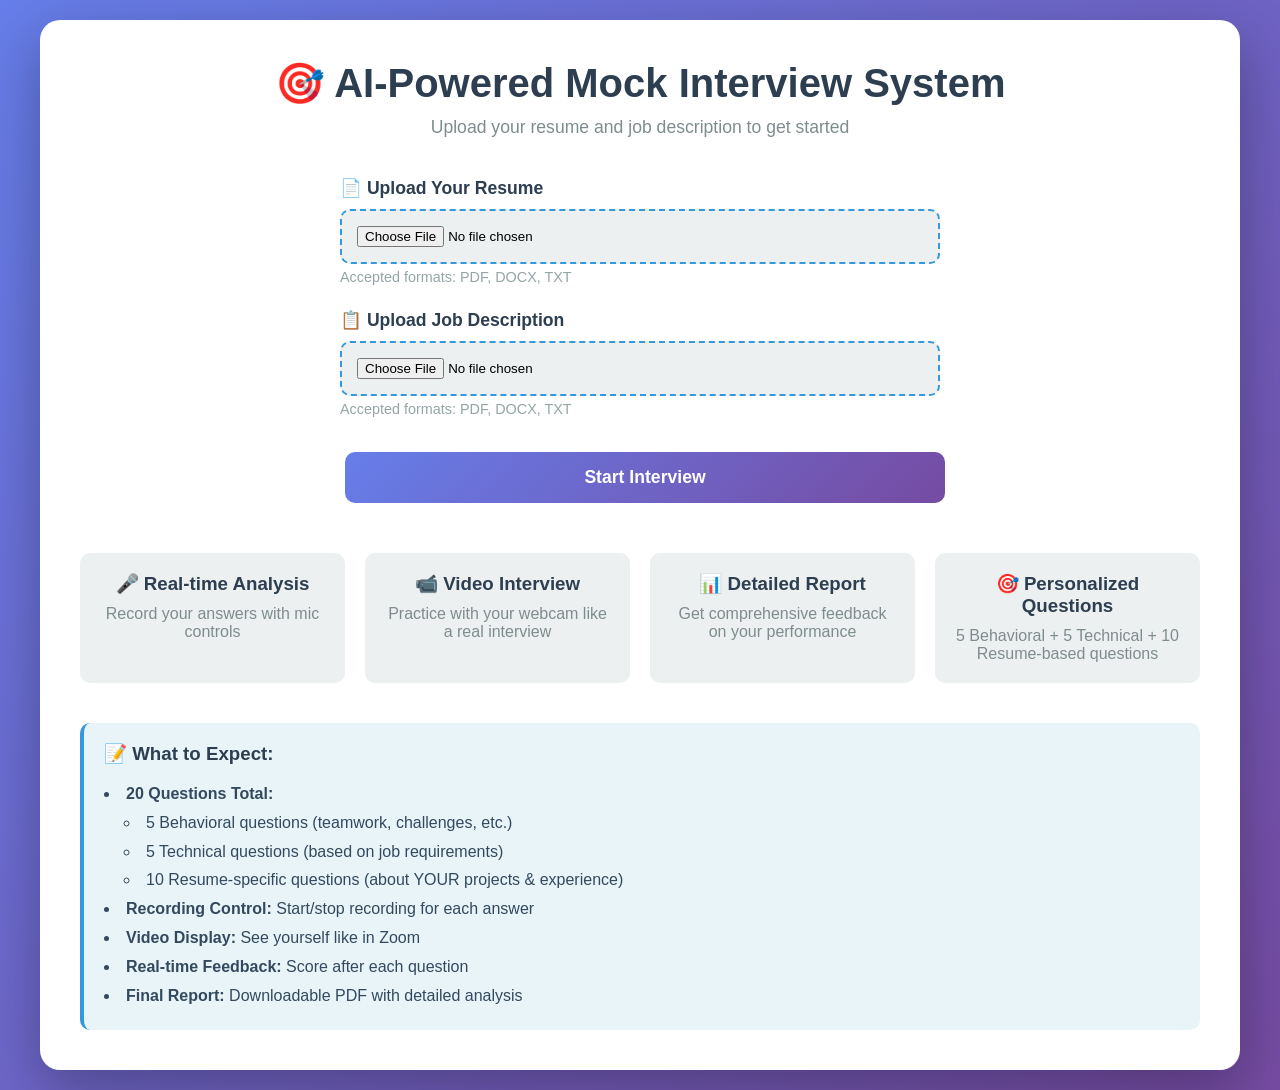
<file: templates/index.html>
<!DOCTYPE html>
<html lang="en">
<head>
    <meta charset="UTF-8">
    <meta name="viewport" content="width=device-width, initial-scale=1.0">
    <title>AI Mock Interview System</title>
    <link rel="stylesheet" href="/static/css/style.css">
</head>
<body>
    <div class="container">
        <header>
            <h1>🎯 AI-Powered Mock Interview System</h1>
            <p>Upload your resume and job description to get started</p>
        </header>

        <div class="upload-section">
            <form id="uploadForm" enctype="multipart/form-data">
                <div class="form-group">
                    <label for="resume">📄 Upload Your Resume</label>
                    <input type="file" id="resume" name="resume" accept=".pdf,.docx,.txt" required>
                    <small>Accepted formats: PDF, DOCX, TXT</small>
                </div>

                <div class="form-group">
                    <label for="job_description">📋 Upload Job Description</label>
                    <input type="file" id="job_description" name="job_description" accept=".pdf,.docx,.txt" required>
                    <small>Accepted formats: PDF, DOCX, TXT</small>
                </div>

                <button type="submit" class="btn-primary" id="startBtn">
                    Start Interview
                </button>
            </form>

            <div id="loading" style="display: none;">
                <div class="spinner"></div>
                <p>Processing your documents and generating personalized questions...</p>
                <p class="loading-details">This may take 10-20 seconds</p>
            </div>

            <div id="error" class="error-message" style="display: none;"></div>
        </div>

        <div class="features">
            <div class="feature">
                <h3>🎤 Real-time Analysis</h3>
                <p>Record your answers with mic controls</p>
            </div>
            <div class="feature">
                <h3>📹 Video Interview</h3>
                <p>Practice with your webcam like a real interview</p>
            </div>
            <div class="feature">
                <h3>📊 Detailed Report</h3>
                <p>Get comprehensive feedback on your performance</p>
            </div>
            <div class="feature">
                <h3>🎯 Personalized Questions</h3>
                <p>5 Behavioral + 5 Technical + 10 Resume-based questions</p>
            </div>
        </div>

        <div class="info-box">
            <h3>📝 What to Expect:</h3>
            <ul>
                <li><strong>20 Questions Total:</strong>
                    <ul>
                        <li>5 Behavioral questions (teamwork, challenges, etc.)</li>
                        <li>5 Technical questions (based on job requirements)</li>
                        <li>10 Resume-specific questions (about YOUR projects & experience)</li>
                    </ul>
                </li>
                <li><strong>Recording Control:</strong> Start/stop recording for each answer</li>
                <li><strong>Video Display:</strong> See yourself like in Zoom</li>
                <li><strong>Real-time Feedback:</strong> Score after each question</li>
                <li><strong>Final Report:</strong> Downloadable PDF with detailed analysis</li>
            </ul>
        </div>
    </div>

    <script>
        document.getElementById('uploadForm').addEventListener('submit', async (e) => {
            e.preventDefault();
            
            const formData = new FormData();
            const resume = document.getElementById('resume').files[0];
            const jd = document.getElementById('job_description').files[0];
            
            if (!resume || !jd) {
                showError('Please upload both files');
                return;
            }
            
            formData.append('resume', resume);
            formData.append('job_description', jd);
            
            // Show loading
            document.getElementById('uploadForm').style.display = 'none';
            document.getElementById('loading').style.display = 'block';
            document.getElementById('error').style.display = 'none';
            
            try {
                const response = await fetch('/upload', {
                    method: 'POST',
                    body: formData
                });
                
                const data = await response.json();
                
                if (data.success) {
                    // Redirect to interview page
                    window.location.href = `/interview/${data.session_id}`;
                } else {
                    showError(data.error || 'Upload failed');
                    resetForm();
                }
            } catch (error) {
                showError('Error: ' + error.message);
                resetForm();
            }
        });
        
        function showError(message) {
            const errorDiv = document.getElementById('error');
            errorDiv.textContent = message;
            errorDiv.style.display = 'block';
        }
        
        function resetForm() {
            document.getElementById('uploadForm').style.display = 'block';
            document.getElementById('loading').style.display = 'none';
        }
        
        // File input labels
        document.getElementById('resume').addEventListener('change', function(e) {
            const fileName = e.target.files[0]?.name;
            if (fileName) {
                this.nextElementSibling.textContent = `Selected: ${fileName}`;
            }
        });
        
        document.getElementById('job_description').addEventListener('change', function(e) {
            const fileName = e.target.files[0]?.name;
            if (fileName) {
                this.nextElementSibling.textContent = `Selected: ${fileName}`;
            }
        });
    </script>
</body>
</html>
</file>
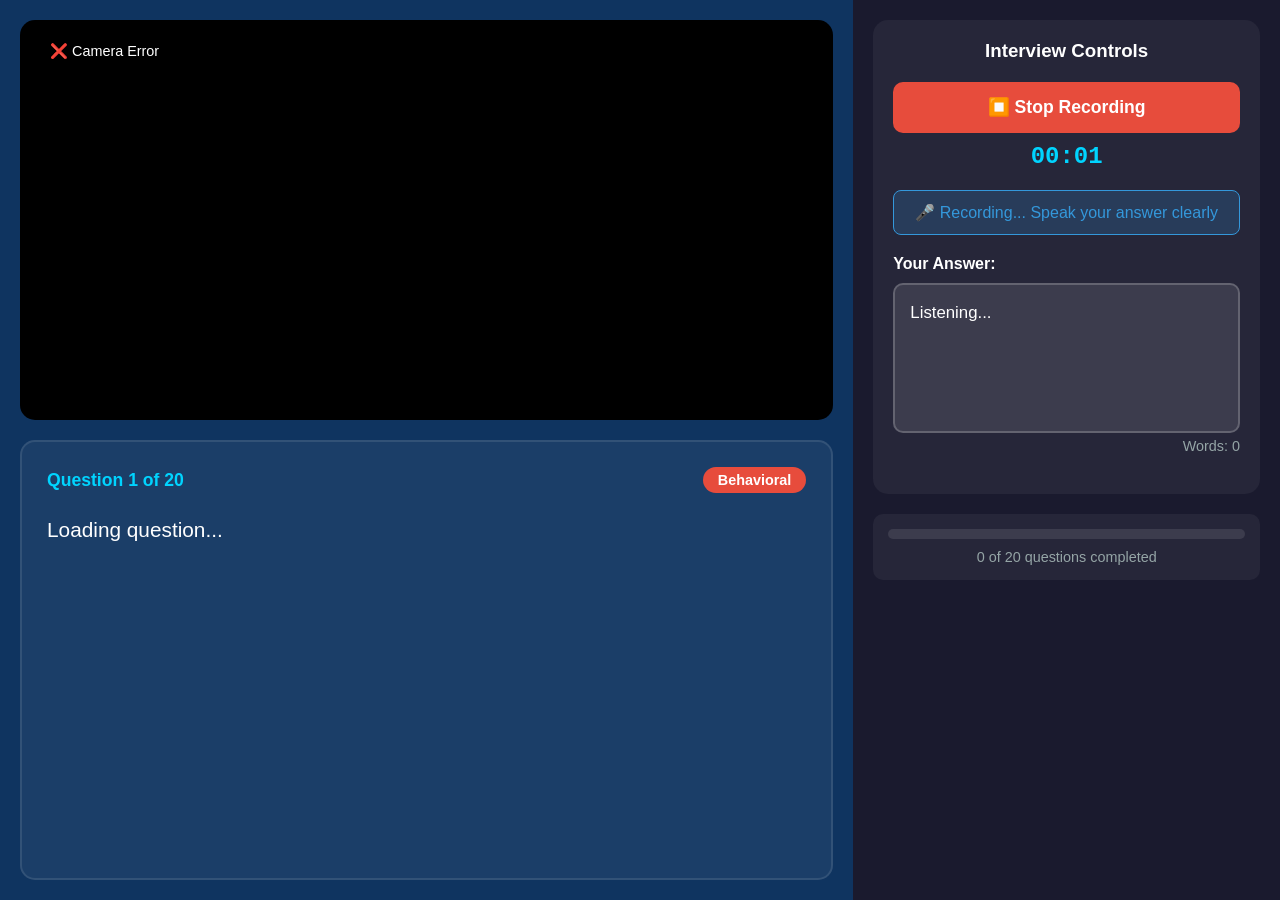
<file: templates/interview.html>
<!DOCTYPE html>
<html lang="en">

<head>
    <meta charset="UTF-8">
    <meta name="viewport" content="width=device-width, initial-scale=1.0">
    <title>Interview in Progress - AI Mock Interview</title>
    <link rel="stylesheet" href="/static/css/style.css">
</head>

<body class="interview-page">
    <div class="interview-container">
        <!-- Left Panel: Video and Question -->
        <div class="left-panel">
            <!-- Video Section -->
            <div class="video-section">
                <video id="videoElement" autoplay muted></video>
                <div class="video-status" id="videoStatus">
                    <!-- <span id="recordingIndicator" class="hidden">🔴 Recording</span> -->
                    <div id="recordingIndicator" class="hidden">
                        🔴 Recording...
                    </div>
                </div>
            </div>

            <!-- Question Display -->
            <div class="question-display">
                <div class="question-header">
                    <span class="question-number" id="questionNumber">Question 1 of 20</span>
                    <span class="question-category" id="questionCategory">Behavioral</span>
                </div>
                <div class="question-text" id="questionText">
                    Loading question...
                </div>
                <div class="question-focus" id="questionFocus"></div>
            </div>
        </div>

        <!-- Right Panel: Controls and Transcript -->
        <div class="right-panel">
            <div class="controls-section">
                <h3>Interview Controls</h3>

                <!-- Recording Controls -->
                <div class="recording-controls">
                    <button id="startRecording" class="btn-record" disabled>
                        🎤 Start Recording
                    </button>
                    <button id="stopRecording" class="btn-stop" disabled style="display: none;">
                        ⏹️ Stop Recording
                    </button>
                    <div class="recording-timer" id="recordingTimer">00:00</div>
                </div>

                <div class="status-message" id="statusMessage">
                    Loading interview...
                </div>

                <!-- Transcript Display -->
                <div class="transcript-section">
                    <h4>Your Answer:</h4>
                    <div id="transcript" class="transcript-box">
                        <em>Your answer will appear here as you speak...</em>
                    </div>
                    <div id="wordCount" class="word-count">Words: 0</div>
                </div>

                <!-- Submit Button -->
                <button id="submitAnswer" class="btn-submit" disabled style="display: none;">
                    Submit Answer & Continue
                </button>

                <!-- Feedback Display -->
                <div id="feedbackSection" class="feedback-section" style="display: none;">
                    <h4>Quick Feedback:</h4>
                    <div class="score-display">
                        Score: <span id="answerScore">0</span>/100
                    </div>
                    <ul id="feedbackList"></ul>
                </div>
            </div>

            <!-- Progress Bar -->
            <div class="progress-section">
                <div class="progress-bar">
                    <div id="progressFill" class="progress-fill" style="width: 0%"></div>
                </div>
                <div class="progress-text" id="progressText">0 of 20 questions completed</div>
            </div>
        </div>
    </div>

    <script>
        const sessionId = '{{ session_id }}';
        let mediaRecorder;
        let audioChunks = [];
        let recordingStartTime;
        let timerInterval;
        let currentTranscript = '';
        let recognition;

        // Initialize Speech Recognition
        if ('webkitSpeechRecognition' in window || 'SpeechRecognition' in window) {
            const SpeechRecognition = window.SpeechRecognition || window.webkitSpeechRecognition;
            recognition = new SpeechRecognition();
            recognition.continuous = true;
            recognition.interimResults = true;
            recognition.lang = 'en-US';

            recognition.onresult = (event) => {
                let interimTranscript = '';
                let finalTranscript = '';

                for (let i = event.resultIndex; i < event.results.length; i++) {
                    const transcript = event.results[i][0].transcript;
                    if (event.results[i].isFinal) {
                        finalTranscript += transcript + ' ';
                    } else {
                        interimTranscript += transcript;
                    }
                }

                if (finalTranscript) {
                    currentTranscript += finalTranscript;
                }

                const fullText = currentTranscript + interimTranscript;
                document.getElementById('transcript').textContent = fullText || 'Listening...';

                // Update word count
                const wordCount = fullText.trim().split(/\s+/).filter(w => w.length > 0).length;
                document.getElementById('wordCount').textContent = `Words: ${wordCount}`;
            };

            recognition.onerror = (event) => {
                console.error('Speech recognition error:', event.error);
                if (event.error === 'no-speech') {
                    document.getElementById('transcript').innerHTML = '<em>No speech detected. Please try again.</em>';
                }
            };
        } else {
            alert('Speech recognition is not supported in your browser. Please use Chrome or Edge.');
        }

        // Initialize video
        async function initVideo() {
            try {
                const stream = await navigator.mediaDevices.getUserMedia({
                    video: true,
                    audio: true
                });
                document.getElementById('videoElement').srcObject = stream;
                document.getElementById('videoStatus').textContent = '✅ Camera Ready';

                // Load first question
                loadQuestion();
            } catch (error) {
                console.error('Error accessing camera:', error);
                document.getElementById('videoStatus').textContent = '❌ Camera Error';
                alert('Please allow camera and microphone access to continue.');
            }
        }

        // Load current question
        async function loadQuestion() {
            try {
                document.getElementById('statusMessage').textContent = 'Loading question...';

                const response = await fetch(`/api/get-question/${sessionId}`);
                const data = await response.json();

                if (data.completed) {
                    // Interview complete
                    window.location.href = `/results/${sessionId}`;
                    return;
                }

                // Display question
                document.getElementById('questionNumber').textContent =
                    `Question ${data.question_number} of ${data.total_questions}`;
                document.getElementById('questionCategory').textContent =
                    data.category.toUpperCase().replace('_', ' ');
                document.getElementById('questionText').textContent = data.question;
                document.getElementById('questionFocus').textContent =
                    `Focus: ${data.focus_area}`;

                // Update progress
                const progress = ((data.question_number - 1) / data.total_questions) * 100;
                document.getElementById('progressFill').style.width = progress + '%';
                document.getElementById('progressText').textContent =
                    `${data.question_number - 1} of ${data.total_questions} questions completed`;

                // Enable recording button
                document.getElementById('startRecording').disabled = false;
                document.getElementById('statusMessage').textContent = 'Ready to record your answer';

                // Speak the question using text-to-speech
                speakQuestion(data.question);

            } catch (error) {
                console.error('Error loading question:', error);
                document.getElementById('statusMessage').textContent = 'Error loading question';
            }
        }

        // Text-to-speech for question
        function speakQuestion(text) {
            if ('speechSynthesis' in window) {
                const utterance = new SpeechSynthesisUtterance(text);
                utterance.rate = 0.9;
                utterance.pitch = 1;
                utterance.volume = 1;
                speechSynthesis.speak(utterance);
            }
        }

        // Start recording
        // document.getElementById('startRecording').addEventListener('click', async () => {
        const startBtn = document.getElementById('startRecording');

        if (startBtn) {
            startBtn.addEventListener('click', async () => {
                // existing recording logic
            });
        }

        try {
            // Reset transcript
            currentTranscript = '';
            document.getElementById('transcript').textContent = 'Listening...';
            document.getElementById('wordCount').textContent = 'Words: 0';
            document.getElementById('feedbackSection').style.display = 'none';

            // Start speech recognition
            if (recognition) {
                recognition.start();
            }

            // Update UI
            document.getElementById('startRecording').style.display = 'none';
            document.getElementById('stopRecording').style.display = 'block';
            document.getElementById('stopRecording').disabled = false;
            document.getElementById('recordingIndicator').classList.remove('hidden');
            document.getElementById('statusMessage').textContent = '🎤 Recording... Speak your answer clearly';

            // Start timer
            recordingStartTime = Date.now();
            timerInterval = setInterval(updateTimer, 1000);

        } catch (error) {
            console.error('Error starting recording:', error);
            alert('Error starting recording: ' + error.message);
        }


        // Stop recording
        document.getElementById('stopRecording').addEventListener('click', () => {
            // Stop speech recognition
            if (recognition) {
                recognition.stop();
            }

            // Stop timer
            clearInterval(timerInterval);

            // Update UI
            document.getElementById('stopRecording').style.display = 'none';
            document.getElementById('recordingIndicator').classList.add('hidden');
            document.getElementById('statusMessage').textContent = 'Processing your answer...';

            // Show submit button
            if (currentTranscript.trim().length > 0) {
                document.getElementById('submitAnswer').style.display = 'block';
                document.getElementById('submitAnswer').disabled = false;
                document.getElementById('statusMessage').textContent = 'Review your answer and click Submit';
            } else {
                document.getElementById('statusMessage').textContent = 'No speech detected. Please try again.';
                document.getElementById('startRecording').style.display = 'block';
                document.getElementById('startRecording').disabled = false;
            }
        });

        // Submit answer
        document.getElementById('submitAnswer').addEventListener('click', async () => {
            const answer = currentTranscript.trim();

            if (!answer) {
                alert('Please record an answer first');
                return;
            }

            document.getElementById('submitAnswer').disabled = true;
            document.getElementById('statusMessage').textContent = 'Analyzing your answer...';

            try {
                const duration = (Date.now() - recordingStartTime) / 1000;

                const response = await fetch(`/api/submit-answer/${sessionId}`, {
                    method: 'POST',
                    headers: {
                        'Content-Type': 'application/json'
                    },
                    body: JSON.stringify({
                        answer: answer,
                        duration: duration
                    })
                });

                const data = await response.json();

                if (data.success) {
                    // Show feedback
                    document.getElementById('answerScore').textContent = data.score.toFixed(1);
                    const feedbackList = document.getElementById('feedbackList');
                    feedbackList.innerHTML = '';
                    data.feedback.forEach(fb => {
                        const li = document.createElement('li');
                        li.textContent = fb;
                        feedbackList.appendChild(li);
                    });
                    document.getElementById('feedbackSection').style.display = 'block';

                    // Wait 3 seconds then move to next question
                    document.getElementById('statusMessage').textContent = 'Loading next question...';
                    setTimeout(() => {
                        if (data.is_complete) {
                            window.location.href = `/results/${sessionId}`;
                        } else {
                            // Reset for next question
                            document.getElementById('submitAnswer').style.display = 'none';
                            document.getElementById('startRecording').style.display = 'block';
                            document.getElementById('recordingTimer').textContent = '00:00';
                            loadQuestion();
                        }
                    }, 3000);
                } else {
                    alert('Error submitting answer: ' + (data.error || 'Unknown error'));
                    document.getElementById('submitAnswer').disabled = false;
                }
            } catch (error) {
                console.error('Error submitting answer:', error);
                alert('Error submitting answer: ' + error.message);
                document.getElementById('submitAnswer').disabled = false;
            }
        });

        // Update recording timer
        function updateTimer() {
            const elapsed = Math.floor((Date.now() - recordingStartTime) / 1000);
            const minutes = Math.floor(elapsed / 60);
            const seconds = elapsed % 60;
            document.getElementById('recordingTimer').textContent =
                `${String(minutes).padStart(2, '0')}:${String(seconds).padStart(2, '0')}`;
        }

        // Initialize on page load
        window.addEventListener('load', () => {
            initVideo();
        });

        // Cleanup on page unload
        window.addEventListener('beforeunload', () => {
            if (recognition) {
                recognition.stop();
            }
        });
    </script>
</body>

</html>
</file>
<file: static/css/style.css>
/* Global Styles */
* {
    margin: 0;
    padding: 0;
    box-sizing: border-box;
}

body {
    font-family: 'Segoe UI', Tahoma, Geneva, Verdana, sans-serif;
    background: linear-gradient(135deg, #667eea 0%, #764ba2 100%);
    min-height: 100vh;
    padding: 20px;
}

.container {
    max-width: 1200px;
    margin: 0 auto;
    background: white;
    border-radius: 20px;
    padding: 40px;
    box-shadow: 0 20px 60px rgba(0, 0, 0, 0.3);
}

/* Header */
header {
    text-align: center;
    margin-bottom: 40px;
}

header h1 {
    font-size: 2.5em;
    color: #2c3e50;
    margin-bottom: 10px;
}

header p {
    color: #7f8c8d;
    font-size: 1.1em;
}

/* Upload Section */
.upload-section {
    max-width: 600px;
    margin: 0 auto;
}

.form-group {
    margin-bottom: 25px;
}

.form-group label {
    display: block;
    font-size: 1.1em;
    font-weight: 600;
    color: #2c3e50;
    margin-bottom: 10px;
}

.form-group input[type="file"] {
    width: 100%;
    padding: 15px;
    border: 2px dashed #3498db;
    border-radius: 10px;
    background: #ecf0f1;
    cursor: pointer;
    transition: all 0.3s;
}

.form-group input[type="file"]:hover {
    border-color: #2980b9;
    background: #d5dbdb;
}

.form-group small {
    display: block;
    color: #95a5a6;
    margin-top: 5px;
    font-size: 0.9em;
}

/* Buttons */
.btn-primary, .btn-secondary, .btn-download {
    display: inline-block;
    padding: 15px 40px;
    font-size: 1.1em;
    font-weight: 600;
    border: none;
    border-radius: 10px;
    cursor: pointer;
    transition: all 0.3s;
    text-decoration: none;
    text-align: center;
    margin: 10px 5px;
}

.btn-primary {
    background: linear-gradient(135deg, #667eea 0%, #764ba2 100%);
    color: white;
    width: 100%;
}

.btn-primary:hover {
    transform: translateY(-2px);
    box-shadow: 0 10px 20px rgba(102, 126, 234, 0.4);
}

.btn-secondary {
    background: #95a5a6;
    color: white;
}

.btn-secondary:hover {
    background: #7f8c8d;
}

.btn-download {
    background: #27ae60;
    color: white;
}

.btn-download:hover {
    background: #229954;
    transform: translateY(-2px);
}

/* Loading */
#loading {
    text-align: center;
    padding: 40px;
}

.spinner {
    border: 4px solid #f3f3f3;
    border-top: 4px solid #3498db;
    border-radius: 50%;
    width: 50px;
    height: 50px;
    animation: spin 1s linear infinite;
    margin: 0 auto 20px;
}

@keyframes spin {
    0% { transform: rotate(0deg); }
    100% { transform: rotate(360deg); }
}

.loading-details {
    color: #7f8c8d;
    font-size: 0.9em;
    margin-top: 10px;
}

/* Error Message */
.error-message {
    background: #e74c3c;
    color: white;
    padding: 15px;
    border-radius: 10px;
    margin-top: 20px;
    text-align: center;
}

/* Features Section */
.features {
    display: grid;
    grid-template-columns: repeat(auto-fit, minmax(250px, 1fr));
    gap: 20px;
    margin: 40px 0;
}

.feature {
    background: #ecf0f1;
    padding: 20px;
    border-radius: 10px;
    text-align: center;
}

.feature h3 {
    color: #2c3e50;
    margin-bottom: 10px;
}

.feature p {
    color: #7f8c8d;
}

/* Info Box */
.info-box {
    background: #e8f4f8;
    border-left: 4px solid #3498db;
    padding: 20px;
    border-radius: 10px;
    margin-top: 30px;
}

.info-box h3 {
    color: #2c3e50;
    margin-bottom: 15px;
}

.info-box ul {
    list-style-position: inside;
    color: #34495e;
    line-height: 1.8;
}

.info-box ul ul {
    margin-left: 20px;
    list-style-type: circle;
}

/* Interview Page Styles */
.interview-page {
    padding: 0;
    background: #1a1a2e;
}

.interview-container {
    display: grid;
    grid-template-columns: 2fr 1fr;
    gap: 0;
    min-height: 100vh;
    background: #16213e;
}

/* Left Panel */
.left-panel {
    background: #0f3460;
    padding: 20px;
    display: flex;
    flex-direction: column;
}

.video-section {
    position: relative;
    background: #000;
    border-radius: 15px;
    overflow: hidden;
    margin-bottom: 20px;
    height: 400px;
}

#videoElement {
    width: 100%;
    height: 100%;
    object-fit: cover;
}

.video-status {
    position: absolute;
    top: 15px;
    left: 15px;
    background: rgba(0, 0, 0, 0.7);
    color: white;
    padding: 8px 15px;
    border-radius: 20px;
    font-size: 0.9em;
}

#recordingIndicator {
    color: #e74c3c;
    font-weight: bold;
}

.hidden {
    display: none !important;
}

/* Question Display */
.question-display {
    background: rgba(255, 255, 255, 0.05);
    padding: 25px;
    border-radius: 15px;
    border: 2px solid rgba(255, 255, 255, 0.1);
    flex-grow: 1;
}

.question-header {
    display: flex;
    justify-content: space-between;
    align-items: center;
    margin-bottom: 20px;
}

.question-number {
    color: #00d4ff;
    font-weight: 600;
    font-size: 1.1em;
}

.question-category {
    background: #e74c3c;
    color: white;
    padding: 5px 15px;
    border-radius: 20px;
    font-size: 0.9em;
    font-weight: 600;
}

.question-text {
    color: white;
    font-size: 1.3em;
    line-height: 1.6;
    margin-bottom: 15px;
}

.question-focus {
    color: #95a5a6;
    font-size: 0.9em;
    font-style: italic;
}

/* Right Panel */
.right-panel {
    background: #1a1a2e;
    padding: 20px;
    overflow-y: auto;
}

.controls-section {
    background: rgba(255, 255, 255, 0.05);
    padding: 20px;
    border-radius: 15px;
    margin-bottom: 20px;
}

.controls-section h3 {
    color: white;
    margin-bottom: 20px;
    text-align: center;
}

/* Recording Controls */
.recording-controls {
    text-align: center;
    margin-bottom: 20px;
}

.btn-record, .btn-stop {
    padding: 15px 30px;
    font-size: 1.1em;
    font-weight: 600;
    border: none;
    border-radius: 10px;
    cursor: pointer;
    transition: all 0.3s;
    width: 100%;
    margin-bottom: 10px;
}

.btn-record {
    background: #27ae60;
    color: white;
}

.btn-record:hover:not(:disabled) {
    background: #229954;
    transform: scale(1.05);
}

.btn-stop {
    background: #e74c3c;
    color: white;
}

.btn-stop:hover:not(:disabled) {
    background: #c0392b;
    transform: scale(1.05);
}

.btn-record:disabled, .btn-stop:disabled {
    opacity: 0.5;
    cursor: not-allowed;
}

.recording-timer {
    color: #00d4ff;
    font-size: 1.5em;
    font-weight: bold;
    text-align: center;
    margin: 10px 0;
    font-family: 'Courier New', monospace;
}

/* Status Message */
.status-message {
    background: rgba(52, 152, 219, 0.2);
    color: #3498db;
    padding: 12px;
    border-radius: 8px;
    text-align: center;
    margin: 15px 0;
    border: 1px solid #3498db;
}

/* Transcript */
.transcript-section {
    margin: 20px 0;
}

.transcript-section h4 {
    color: white;
    margin-bottom: 10px;
}

.transcript-box {
    background: rgba(255, 255, 255, 0.1);
    border: 2px solid rgba(255, 255, 255, 0.2);
    border-radius: 10px;
    padding: 15px;
    min-height: 150px;
    max-height: 300px;
    overflow-y: auto;
    color: white;
    line-height: 1.6;
    font-size: 1.05em;
}

.transcript-box em {
    color: #95a5a6;
}

.word-count {
    color: #95a5a6;
    font-size: 0.9em;
    margin-top: 5px;
    text-align: right;
}

/* Submit Button */
.btn-submit {
    background: linear-gradient(135deg, #667eea 0%, #764ba2 100%);
    color: white;
    padding: 15px;
    font-size: 1.1em;
    font-weight: 600;
    border: none;
    border-radius: 10px;
    cursor: pointer;
    width: 100%;
    margin-top: 15px;
    transition: all 0.3s;
}

.btn-submit:hover:not(:disabled) {
    transform: translateY(-2px);
    box-shadow: 0 10px 20px rgba(102, 126, 234, 0.4);
}

.btn-submit:disabled {
    opacity: 0.5;
    cursor: not-allowed;
}

/* Feedback Section */
.feedback-section {
    background: rgba(46, 204, 113, 0.1);
    border: 2px solid #27ae60;
    border-radius: 10px;
    padding: 15px;
    margin-top: 20px;
}

.feedback-section h4 {
    color: #27ae60;
    margin-bottom: 10px;
}

.score-display {
    font-size: 1.5em;
    font-weight: bold;
    color: #27ae60;
    margin-bottom: 10px;
}

#feedbackList {
    list-style-position: inside;
    color: white;
    line-height: 1.8;
}

#feedbackList li {
    margin-bottom: 8px;
}

/* Progress Section */
.progress-section {
    background: rgba(255, 255, 255, 0.05);
    padding: 15px;
    border-radius: 10px;
}

.progress-bar {
    background: rgba(255, 255, 255, 0.1);
    height: 10px;
    border-radius: 5px;
    overflow: hidden;
    margin-bottom: 10px;
}

.progress-fill {
    background: linear-gradient(90deg, #667eea 0%, #764ba2 100%);
    height: 100%;
    transition: width 0.5s ease;
}

.progress-text {
    color: #95a5a6;
    text-align: center;
    font-size: 0.9em;
}

/* Results Page */
.results-container {
    max-width: 900px;
}

.results-section {
    margin-top: 30px;
}

.score-summary {
    text-align: center;
    margin-bottom: 40px;
}

.overall-score {
    margin-bottom: 40px;
}

.overall-score h2 {
    color: #2c3e50;
    margin-bottom: 15px;
}

.score-circle {
    width: 150px;
    height: 150px;
    margin: 0 auto;
    display: flex;
    align-items: center;
    justify-content: center;
    font-size: 3em;
    font-weight: bold;
    border-radius: 50%;
    background: linear-gradient(135deg, #667eea 0%, #764ba2 100%);
    color: white;
    box-shadow: 0 10px 30px rgba(102, 126, 234, 0.3);
}

.score-label {
    margin-top: 15px;
    font-size: 1.3em;
    font-weight: 600;
}

.metrics-grid {
    display: grid;
    grid-template-columns: repeat(auto-fit, minmax(200px, 1fr));
    gap: 20px;
    margin-top: 30px;
}

.metric-card {
    background: #ecf0f1;
    padding: 20px;
    border-radius: 10px;
    text-align: center;
}

.metric-card h3 {
    color: #2c3e50;
    margin-bottom: 10px;
    font-size: 1em;
}

.metric-score {
    font-size: 2em;
    font-weight: bold;
    color: #3498db;
    margin-bottom: 10px;
}

.metric-bar {
    background: #bdc3c7;
    height: 8px;
    border-radius: 4px;
    overflow: hidden;
}

.metric-fill {
    height: 100%;
    transition: width 1s ease;
}

.actions-section {
    text-align: center;
    margin: 40px 0;
}

.summary-section {
    background: #e8f4f8;
    border-left: 4px solid #3498db;
    padding: 20px;
    border-radius: 10px;
}

.summary-section h3 {
    color: #2c3e50;
    margin-bottom: 15px;
}

.summary-list {
    list-style-position: inside;
    color: #34495e;
    line-height: 2;
}

.summary-list li {
    margin-bottom: 10px;
}

/* Responsive Design */
@media (max-width: 768px) {
    .interview-container {
        grid-template-columns: 1fr;
    }
    
    .video-section {
        height: 300px;
    }
    
    .question-text {
        font-size: 1.1em;
    }
    
    .metrics-grid {
        grid-template-columns: 1fr;
    }
}
</file>
